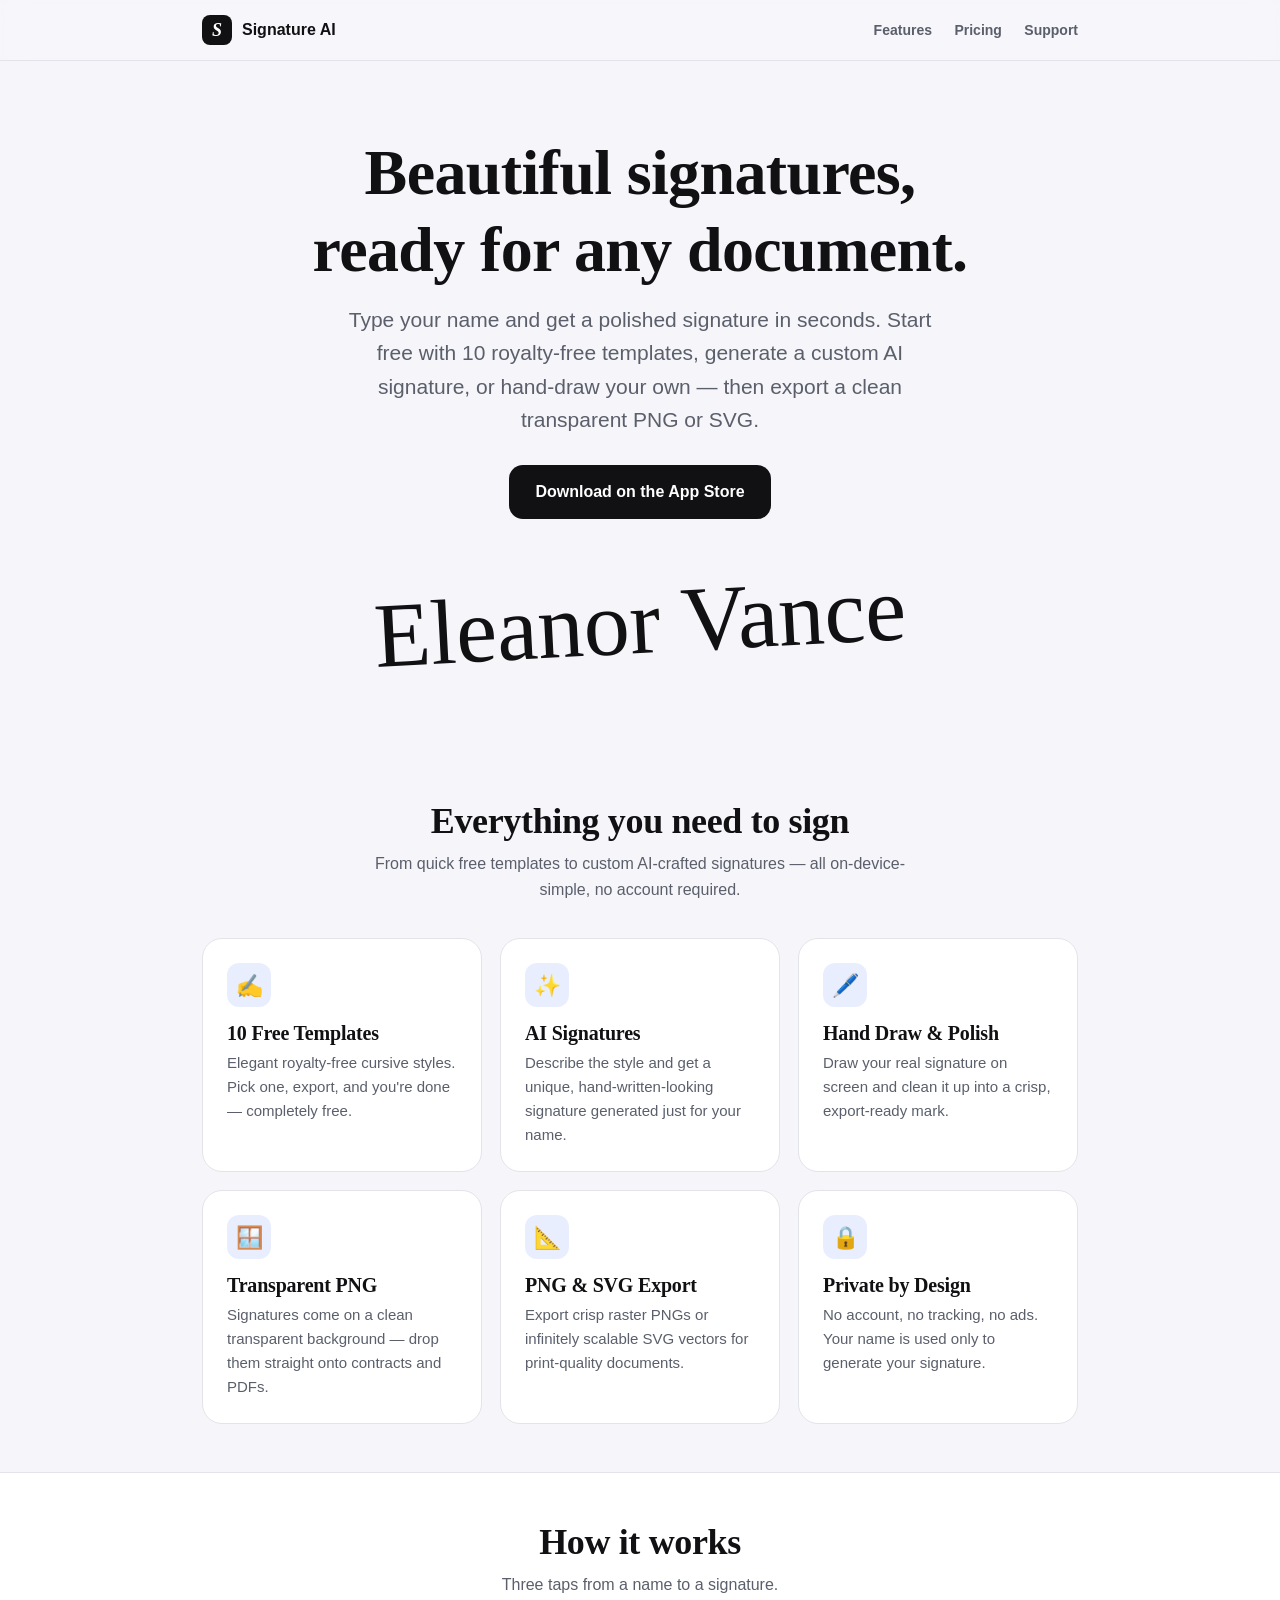
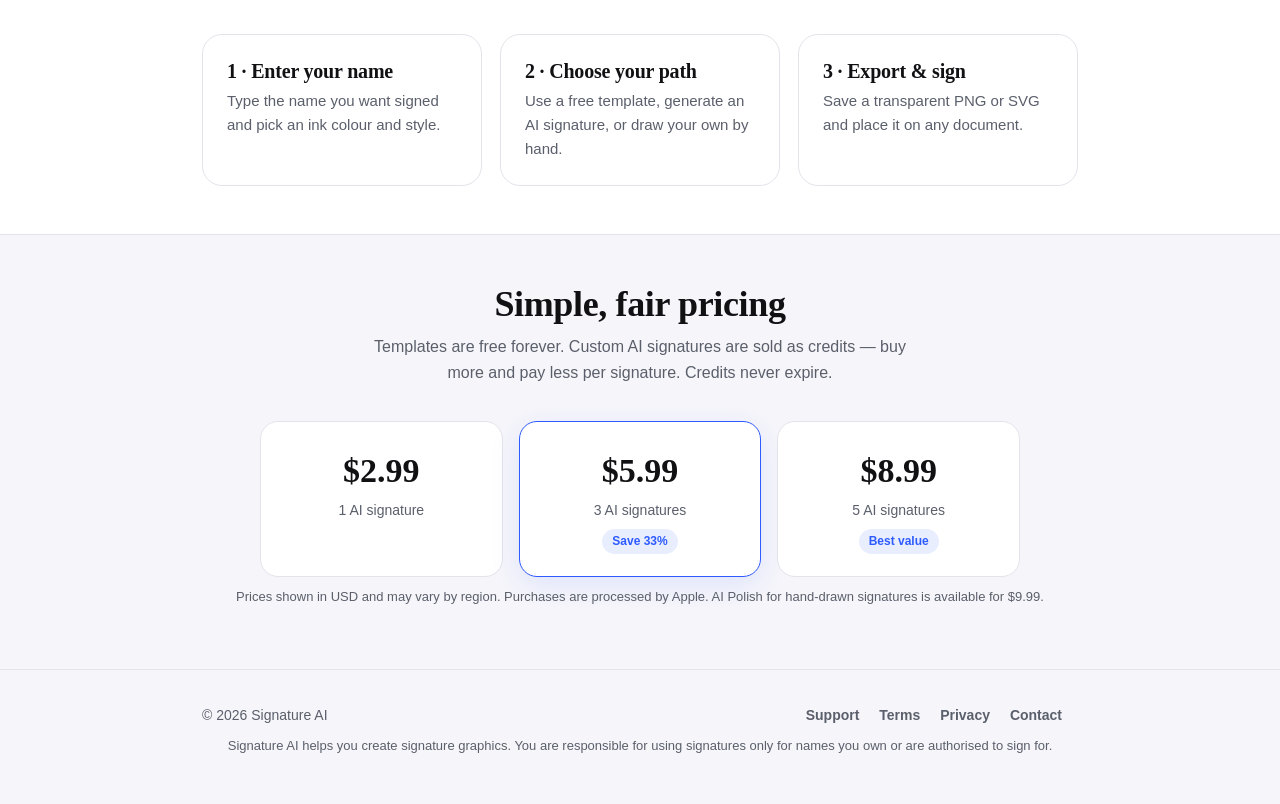
<file: index.html>
<!DOCTYPE html>
<html lang="en">
<head>
<meta charset="UTF-8">
<meta name="viewport" content="width=device-width, initial-scale=1.0">
<title>Signature AI — Beautiful signatures for your documents</title>
<meta name="description" content="Create polished, document-ready signatures in seconds. 10 free royalty-free templates, AI-generated signatures, and hand-drawing — export as transparent PNG or SVG.">
<link rel="stylesheet" href="style.css">
</head>
<body>

<nav class="nav">
  <div class="wrap">
    <a class="brand" href="index.html"><span class="mark">S</span> Signature AI</a>
    <div>
      <a class="link" href="#features">Features</a>
      <a class="link" href="#pricing">Pricing</a>
      <a class="link" href="support.html">Support</a>
    </div>
  </div>
</nav>

<header class="hero">
  <div class="wrap">
    <h1>Beautiful signatures,<br>ready for any document.</h1>
    <p>Type your name and get a polished signature in seconds. Start free with 10 royalty-free templates, generate a custom AI signature, or hand-draw your own — then export a clean transparent PNG or SVG.</p>
    <a class="cta" href="https://apps.apple.com/app/id6780077495"> Download on the App Store</a>
    <div class="sig">Eleanor Vance</div>
  </div>
</header>

<section id="features">
  <div class="wrap">
    <h2>Everything you need to sign</h2>
    <p class="sub">From quick free templates to custom AI-crafted signatures — all on-device-simple, no account required.</p>
    <div class="grid">
      <div class="card"><div class="ico">✍️</div><h3>10 Free Templates</h3><p>Elegant royalty-free cursive styles. Pick one, export, and you're done — completely free.</p></div>
      <div class="card"><div class="ico">✨</div><h3>AI Signatures</h3><p>Describe the style and get a unique, hand-written-looking signature generated just for your name.</p></div>
      <div class="card"><div class="ico">🖊️</div><h3>Hand Draw &amp; Polish</h3><p>Draw your real signature on screen and clean it up into a crisp, export-ready mark.</p></div>
      <div class="card"><div class="ico">🪟</div><h3>Transparent PNG</h3><p>Signatures come on a clean transparent background — drop them straight onto contracts and PDFs.</p></div>
      <div class="card"><div class="ico">📐</div><h3>PNG &amp; SVG Export</h3><p>Export crisp raster PNGs or infinitely scalable SVG vectors for print-quality documents.</p></div>
      <div class="card"><div class="ico">🔒</div><h3>Private by Design</h3><p>No account, no tracking, no ads. Your name is used only to generate your signature.</p></div>
    </div>
  </div>
</section>

<section style="background:var(--paper);border-top:1px solid var(--line);border-bottom:1px solid var(--line)">
  <div class="wrap">
    <h2>How it works</h2>
    <p class="sub">Three taps from a name to a signature.</p>
    <div class="grid">
      <div class="card"><h3>1 · Enter your name</h3><p>Type the name you want signed and pick an ink colour and style.</p></div>
      <div class="card"><h3>2 · Choose your path</h3><p>Use a free template, generate an AI signature, or draw your own by hand.</p></div>
      <div class="card"><h3>3 · Export &amp; sign</h3><p>Save a transparent PNG or SVG and place it on any document.</p></div>
    </div>
  </div>
</section>

<section id="pricing">
  <div class="wrap">
    <h2>Simple, fair pricing</h2>
    <p class="sub">Templates are free forever. Custom AI signatures are sold as credits — buy more and pay less per signature. Credits never expire.</p>
    <div class="prices">
      <div class="price"><div class="amt">$2.99</div><div class="per">1 AI signature</div></div>
      <div class="price best"><div class="amt">$5.99</div><div class="per">3 AI signatures</div><span class="badge">Save 33%</span></div>
      <div class="price"><div class="amt">$8.99</div><div class="per">5 AI signatures</div><span class="badge">Best value</span></div>
    </div>
    <p class="muted">Prices shown in USD and may vary by region. Purchases are processed by Apple. AI Polish for hand-drawn signatures is available for $9.99.</p>
  </div>
</section>

<footer>
  <div class="wrap">
    <div>© 2026 Signature AI</div>
    <div>
      <a href="support.html">Support</a>
      <a href="terms.html">Terms</a>
      <a href="privacy.html">Privacy</a>
      <a href="mailto:essentialdevteam@gmail.com">Contact</a>
    </div>
  </div>
  <p class="muted">Signature AI helps you create signature graphics. You are responsible for using signatures only for names you own or are authorised to sign for.</p>
</footer>

</body>
</html>
</file>
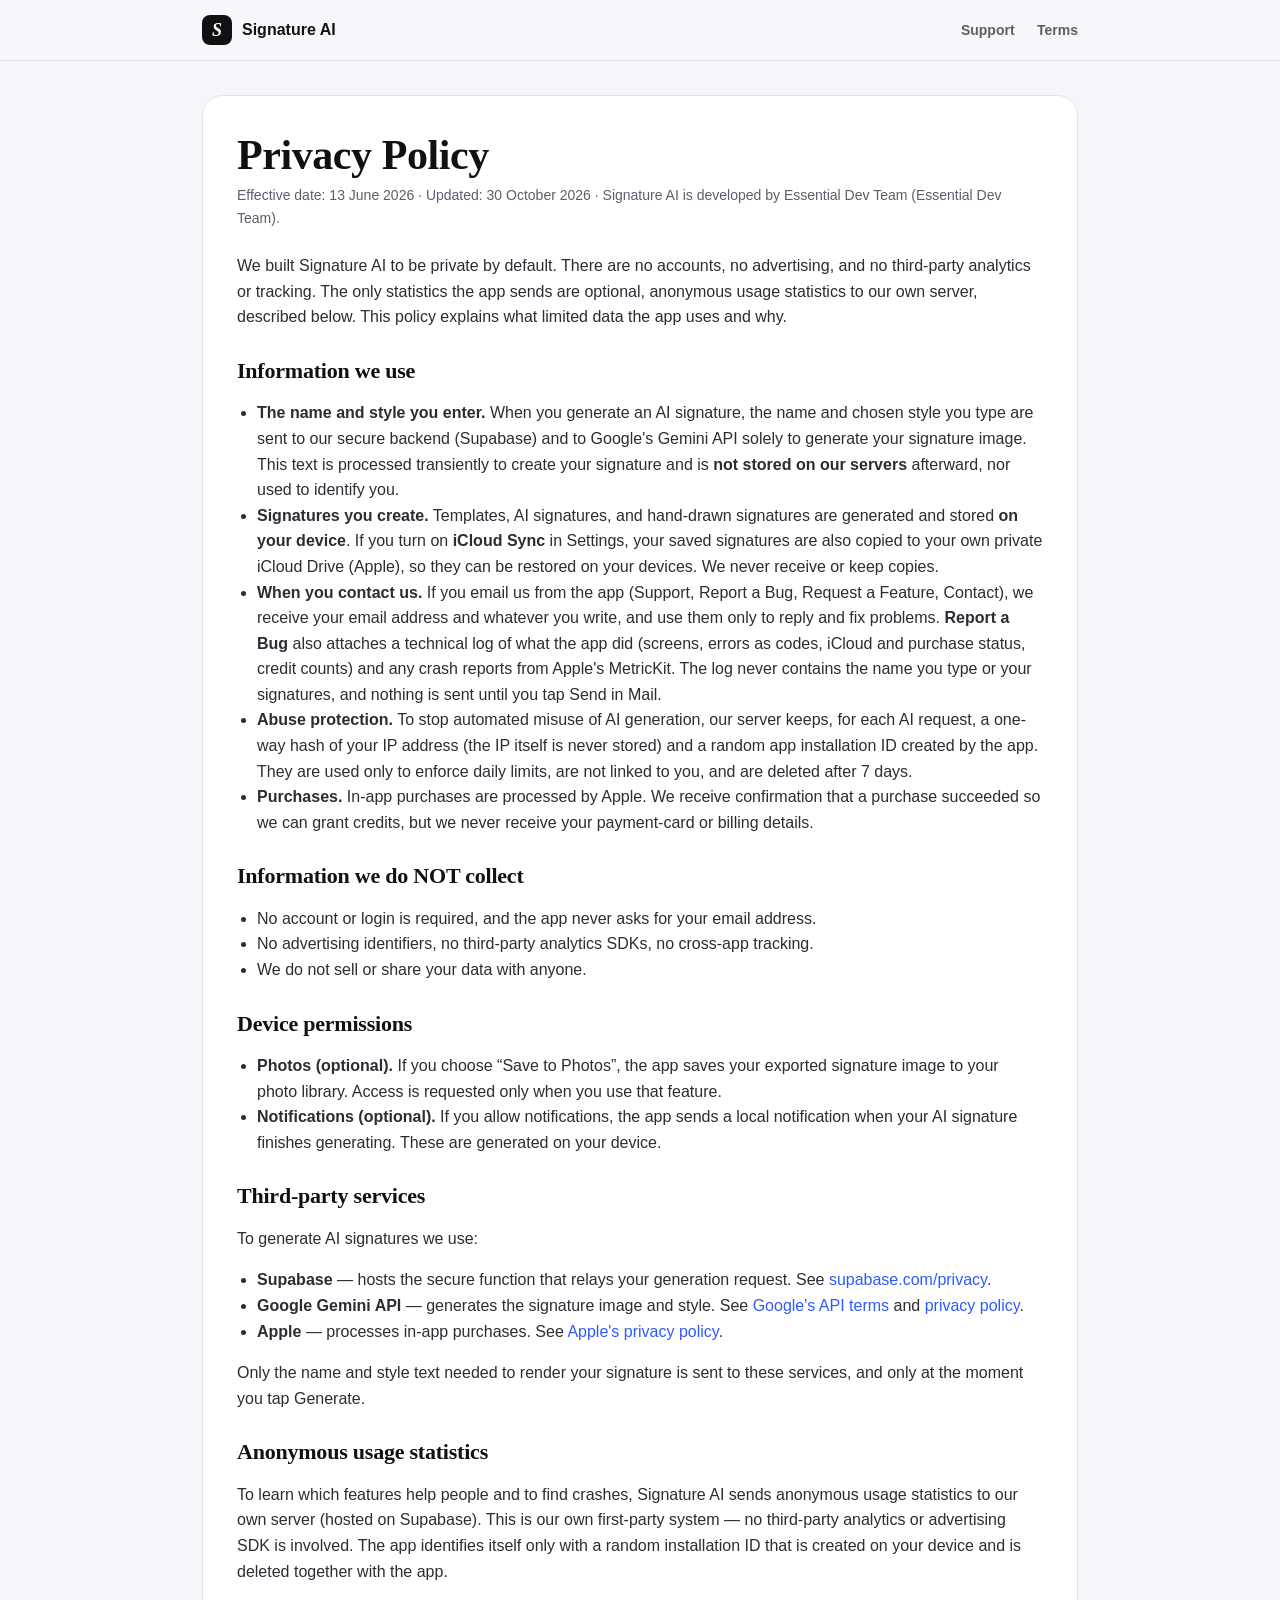
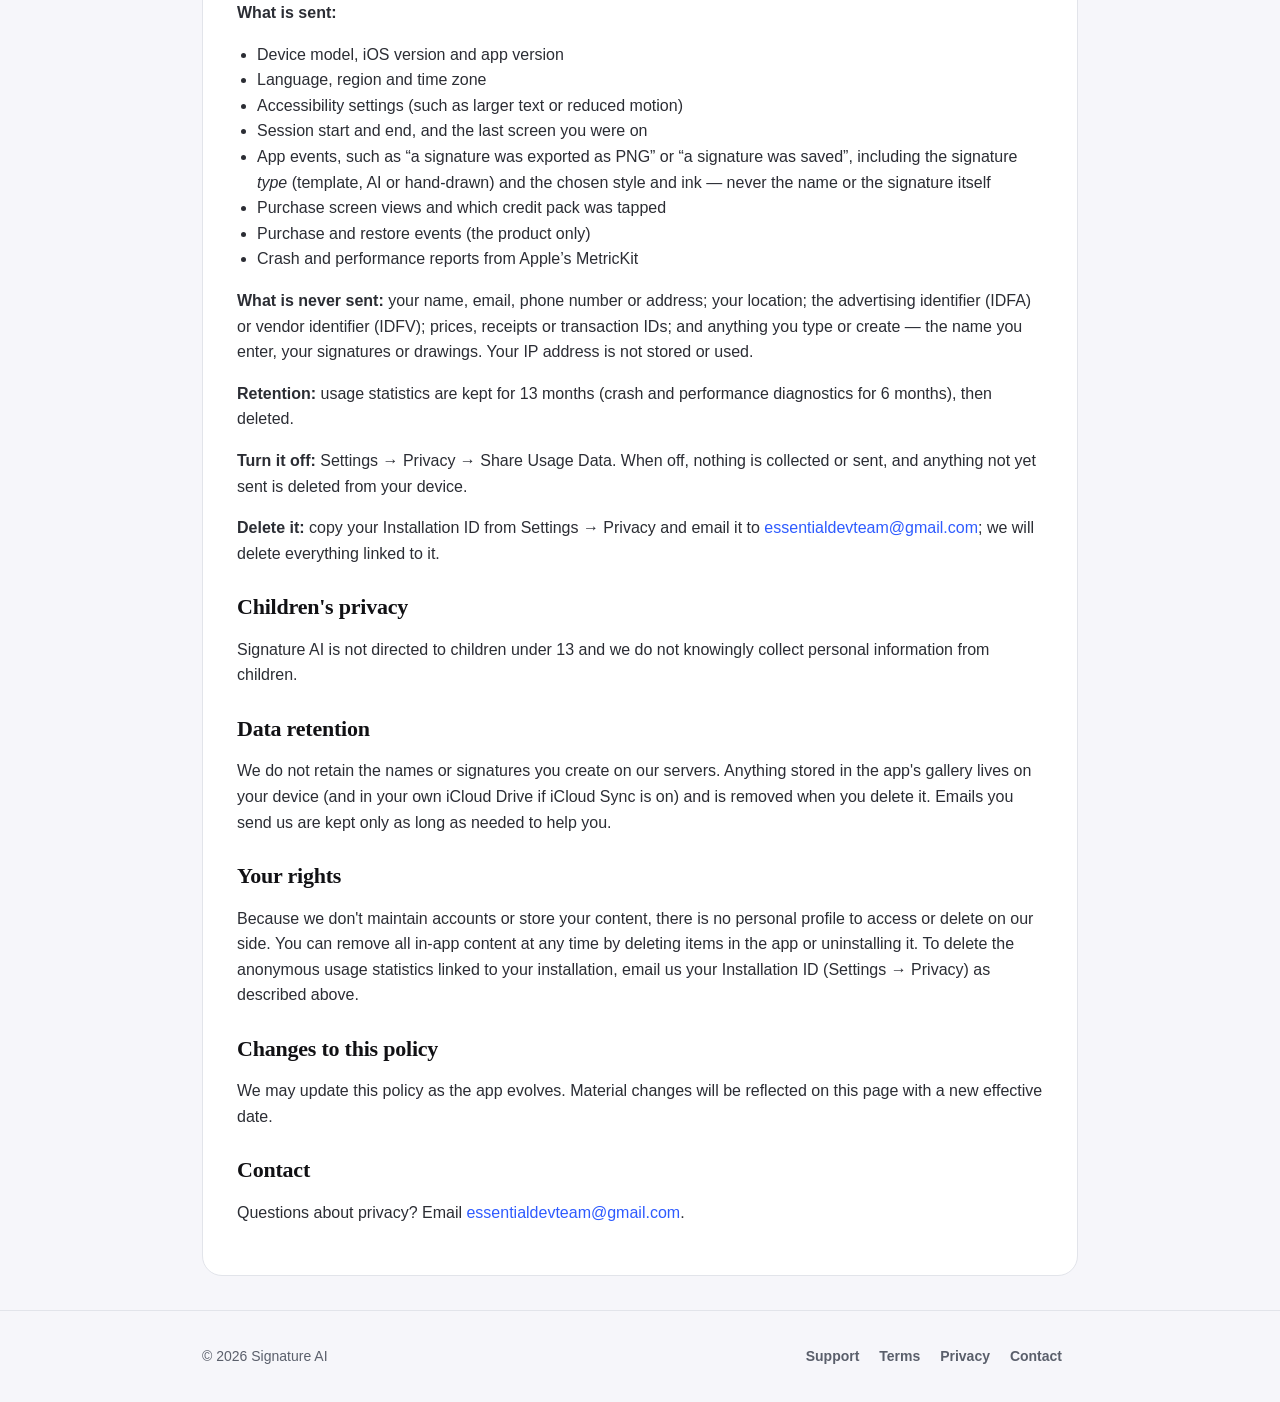
<file: privacy.html>
<!DOCTYPE html>
<html lang="en">
<head>
<meta charset="UTF-8">
<meta name="viewport" content="width=device-width, initial-scale=1.0">
<title>Privacy Policy — Signature AI</title>
<meta name="description" content="Signature AI Privacy Policy — what data we use, how, and your choices.">
<link rel="stylesheet" href="style.css">
</head>
<body>

<nav class="nav">
  <div class="wrap">
    <a class="brand" href="index.html"><span class="mark">S</span> Signature AI</a>
    <div>
      <a class="link" href="support.html">Support</a>
      <a class="link" href="terms.html">Terms</a>
    </div>
  </div>
</nav>

<main class="wrap">
  <div class="page">
    <h1>Privacy Policy</h1>
    <p class="eff">Effective date: 13 June 2026 · Updated: 30 October 2026 · Signature AI is developed by Essential Dev Team (Essential Dev Team).</p>

    <p>We built Signature AI to be private by default. There are no accounts, no advertising, and no third-party analytics or tracking. The only statistics the app sends are optional, anonymous usage statistics to our own server, described below. This policy explains what limited data the app uses and why.</p>

    <h2>Information we use</h2>
    <ul>
      <li><strong>The name and style you enter.</strong> When you generate an AI signature, the name and chosen style you type are sent to our secure backend (Supabase) and to Google's Gemini API solely to generate your signature image. This text is processed transiently to create your signature and is <strong>not stored on our servers</strong> afterward, nor used to identify you.</li>
      <li><strong>Signatures you create.</strong> Templates, AI signatures, and hand-drawn signatures are generated and stored <strong>on your device</strong>. If you turn on <strong>iCloud Sync</strong> in Settings, your saved signatures are also copied to your own private iCloud Drive (Apple), so they can be restored on your devices. We never receive or keep copies.</li>
      <li><strong>When you contact us.</strong> If you email us from the app (Support, Report a Bug, Request a Feature, Contact), we receive your email address and whatever you write, and use them only to reply and fix problems. <strong>Report a Bug</strong> also attaches a technical log of what the app did (screens, errors as codes, iCloud and purchase status, credit counts) and any crash reports from Apple's MetricKit. The log never contains the name you type or your signatures, and nothing is sent until you tap Send in Mail.</li>
      <li><strong>Abuse protection.</strong> To stop automated misuse of AI generation, our server keeps, for each AI request, a one-way hash of your IP address (the IP itself is never stored) and a random app installation ID created by the app. They are used only to enforce daily limits, are not linked to you, and are deleted after 7 days.</li>
      <li><strong>Purchases.</strong> In-app purchases are processed by Apple. We receive confirmation that a purchase succeeded so we can grant credits, but we never receive your payment-card or billing details.</li>
    </ul>

    <h2>Information we do NOT collect</h2>
    <ul>
      <li>No account or login is required, and the app never asks for your email address.</li>
      <li>No advertising identifiers, no third-party analytics SDKs, no cross-app tracking.</li>
      <li>We do not sell or share your data with anyone.</li>
    </ul>

    <h2>Device permissions</h2>
    <ul>
      <li><strong>Photos (optional).</strong> If you choose “Save to Photos”, the app saves your exported signature image to your photo library. Access is requested only when you use that feature.</li>
      <li><strong>Notifications (optional).</strong> If you allow notifications, the app sends a local notification when your AI signature finishes generating. These are generated on your device.</li>
    </ul>

    <h2>Third-party services</h2>
    <p>To generate AI signatures we use:</p>
    <ul>
      <li><strong>Supabase</strong> — hosts the secure function that relays your generation request. See <a href="https://supabase.com/privacy">supabase.com/privacy</a>.</li>
      <li><strong>Google Gemini API</strong> — generates the signature image and style. See <a href="https://ai.google.dev/gemini-api/terms">Google's API terms</a> and <a href="https://policies.google.com/privacy">privacy policy</a>.</li>
      <li><strong>Apple</strong> — processes in-app purchases. See <a href="https://www.apple.com/legal/privacy/">Apple's privacy policy</a>.</li>
    </ul>
    <p>Only the name and style text needed to render your signature is sent to these services, and only at the moment you tap Generate.</p>

    <h2>Anonymous usage statistics</h2>
    <p>To learn which features help people and to find crashes, Signature AI sends anonymous usage statistics to our own server (hosted on Supabase). This is our own first-party system — no third-party analytics or advertising SDK is involved. The app identifies itself only with a random installation ID that is created on your device and is deleted together with the app.</p>
    <p><strong>What is sent:</strong></p>
    <ul>
      <li>Device model, iOS version and app version</li>
      <li>Language, region and time zone</li>
      <li>Accessibility settings (such as larger text or reduced motion)</li>
      <li>Session start and end, and the last screen you were on</li>
      <li>App events, such as “a signature was exported as PNG” or “a signature was saved”, including the signature <em>type</em> (template, AI or hand-drawn) and the chosen style and ink — never the name or the signature itself</li>
      <li>Purchase screen views and which credit pack was tapped</li>
      <li>Purchase and restore events (the product only)</li>
      <li>Crash and performance reports from Apple’s MetricKit</li>
    </ul>
    <p><strong>What is never sent:</strong> your name, email, phone number or address; your location; the advertising identifier (IDFA) or vendor identifier (IDFV); prices, receipts or transaction IDs; and anything you type or create — the name you enter, your signatures or drawings. Your IP address is not stored or used.</p>
    <p><strong>Retention:</strong> usage statistics are kept for 13 months (crash and performance diagnostics for 6 months), then deleted.</p>
    <p><strong>Turn it off:</strong> Settings → Privacy → Share Usage Data. When off, nothing is collected or sent, and anything not yet sent is deleted from your device.</p>
    <p><strong>Delete it:</strong> copy your Installation ID from Settings → Privacy and email it to <a href="mailto:essentialdevteam@gmail.com">essentialdevteam@gmail.com</a>; we will delete everything linked to it.</p>

    <h2>Children's privacy</h2>
    <p>Signature AI is not directed to children under 13 and we do not knowingly collect personal information from children.</p>

    <h2>Data retention</h2>
    <p>We do not retain the names or signatures you create on our servers. Anything stored in the app's gallery lives on your device (and in your own iCloud Drive if iCloud Sync is on) and is removed when you delete it. Emails you send us are kept only as long as needed to help you.</p>

    <h2>Your rights</h2>
    <p>Because we don't maintain accounts or store your content, there is no personal profile to access or delete on our side. You can remove all in-app content at any time by deleting items in the app or uninstalling it. To delete the anonymous usage statistics linked to your installation, email us your Installation ID (Settings → Privacy) as described above.</p>

    <h2>Changes to this policy</h2>
    <p>We may update this policy as the app evolves. Material changes will be reflected on this page with a new effective date.</p>

    <h2>Contact</h2>
    <p>Questions about privacy? Email <a href="mailto:essentialdevteam@gmail.com">essentialdevteam@gmail.com</a>.</p>
  </div>
</main>

<footer>
  <div class="wrap">
    <div>© 2026 Signature AI</div>
    <div>
      <a href="support.html">Support</a>
      <a href="terms.html">Terms</a>
      <a href="privacy.html">Privacy</a>
      <a href="mailto:essentialdevteam@gmail.com">Contact</a>
    </div>
  </div>
</footer>

</body>
</html>
</file>
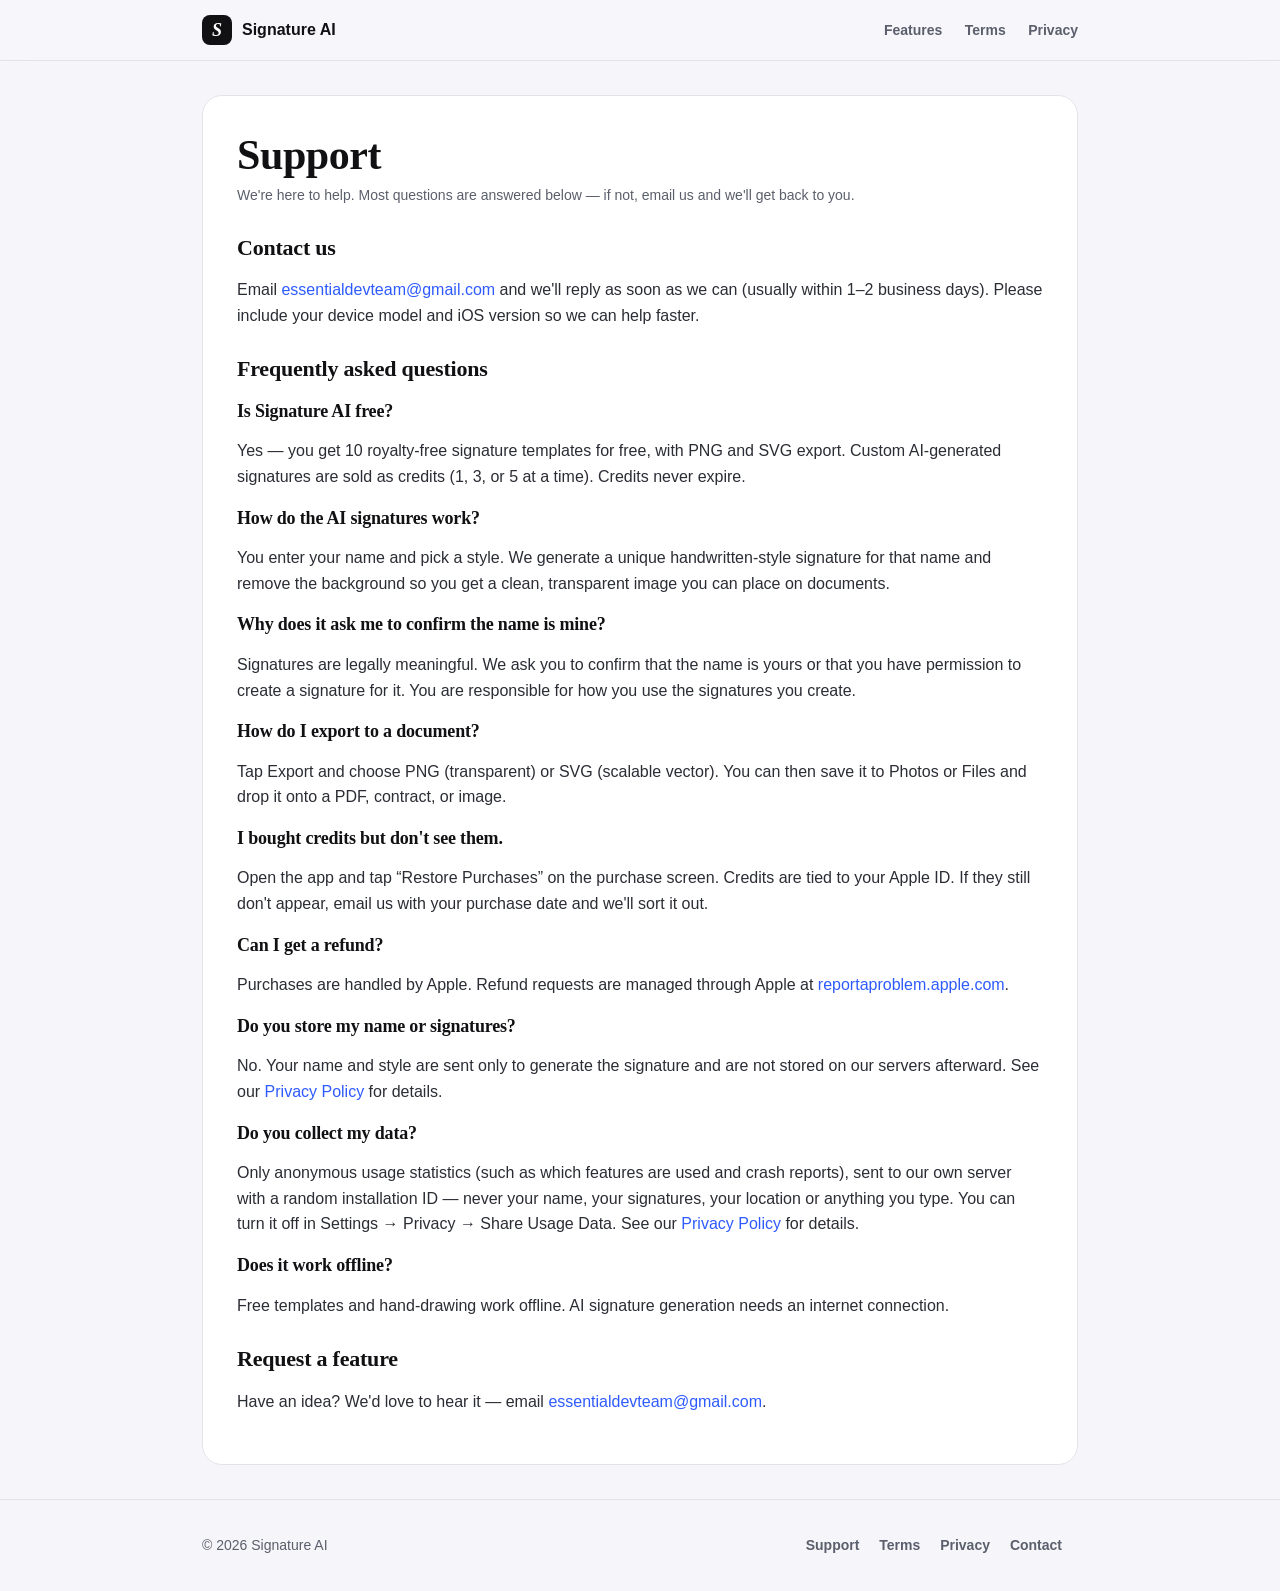
<file: support.html>
<!DOCTYPE html>
<html lang="en">
<head>
<meta charset="UTF-8">
<meta name="viewport" content="width=device-width, initial-scale=1.0">
<title>Support — Signature AI</title>
<meta name="description" content="Get help with Signature AI: FAQs, troubleshooting, and how to contact support.">
<link rel="stylesheet" href="style.css">
</head>
<body>

<nav class="nav">
  <div class="wrap">
    <a class="brand" href="index.html"><span class="mark">S</span> Signature AI</a>
    <div>
      <a class="link" href="index.html#features">Features</a>
      <a class="link" href="terms.html">Terms</a>
      <a class="link" href="privacy.html">Privacy</a>
    </div>
  </div>
</nav>

<main class="wrap">
  <div class="page">
    <h1>Support</h1>
    <p class="eff">We're here to help. Most questions are answered below — if not, email us and we'll get back to you.</p>

    <h2>Contact us</h2>
    <p>Email <a href="mailto:essentialdevteam@gmail.com">essentialdevteam@gmail.com</a> and we'll reply as soon as we can (usually within 1–2 business days). Please include your device model and iOS version so we can help faster.</p>

    <div class="faq">
      <h2>Frequently asked questions</h2>

      <h3>Is Signature AI free?</h3>
      <p>Yes — you get 10 royalty-free signature templates for free, with PNG and SVG export. Custom AI-generated signatures are sold as credits (1, 3, or 5 at a time). Credits never expire.</p>

      <h3>How do the AI signatures work?</h3>
      <p>You enter your name and pick a style. We generate a unique handwritten-style signature for that name and remove the background so you get a clean, transparent image you can place on documents.</p>

      <h3>Why does it ask me to confirm the name is mine?</h3>
      <p>Signatures are legally meaningful. We ask you to confirm that the name is yours or that you have permission to create a signature for it. You are responsible for how you use the signatures you create.</p>

      <h3>How do I export to a document?</h3>
      <p>Tap Export and choose PNG (transparent) or SVG (scalable vector). You can then save it to Photos or Files and drop it onto a PDF, contract, or image.</p>

      <h3>I bought credits but don't see them.</h3>
      <p>Open the app and tap “Restore Purchases” on the purchase screen. Credits are tied to your Apple ID. If they still don't appear, email us with your purchase date and we'll sort it out.</p>

      <h3>Can I get a refund?</h3>
      <p>Purchases are handled by Apple. Refund requests are managed through Apple at <a href="https://reportaproblem.apple.com">reportaproblem.apple.com</a>.</p>

      <h3>Do you store my name or signatures?</h3>
      <p>No. Your name and style are sent only to generate the signature and are not stored on our servers afterward. See our <a href="privacy.html">Privacy Policy</a> for details.</p>

      <h3>Do you collect my data?</h3>
      <p>Only anonymous usage statistics (such as which features are used and crash reports), sent to our own server with a random installation ID — never your name, your signatures, your location or anything you type. You can turn it off in Settings → Privacy → Share Usage Data. See our <a href="privacy.html">Privacy Policy</a> for details.</p>

      <h3>Does it work offline?</h3>
      <p>Free templates and hand-drawing work offline. AI signature generation needs an internet connection.</p>
    </div>

    <h2>Request a feature</h2>
    <p>Have an idea? We'd love to hear it — email <a href="mailto:essentialdevteam@gmail.com?subject=Signature%20AI%20Feature%20Request">essentialdevteam@gmail.com</a>.</p>
  </div>
</main>

<footer>
  <div class="wrap">
    <div>© 2026 Signature AI</div>
    <div>
      <a href="support.html">Support</a>
      <a href="terms.html">Terms</a>
      <a href="privacy.html">Privacy</a>
      <a href="mailto:essentialdevteam@gmail.com">Contact</a>
    </div>
  </div>
</footer>

</body>
</html>
</file>
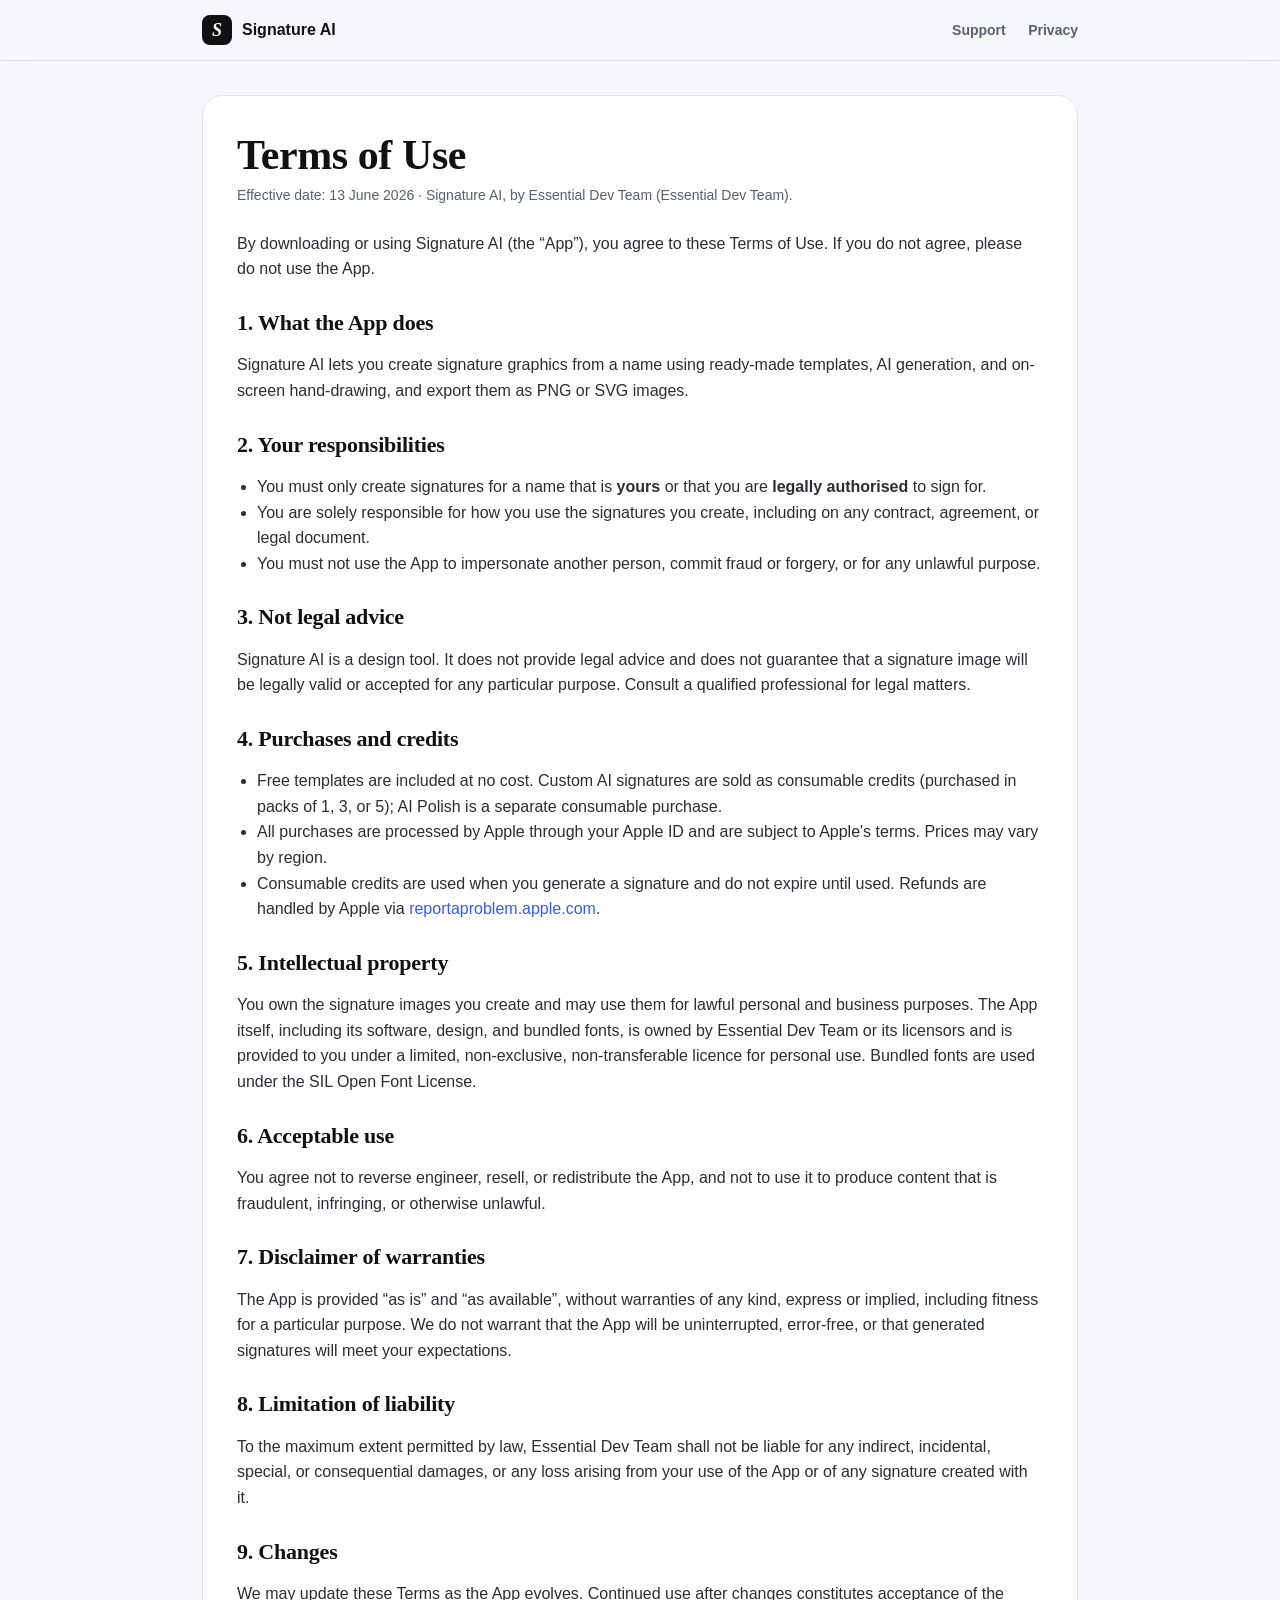
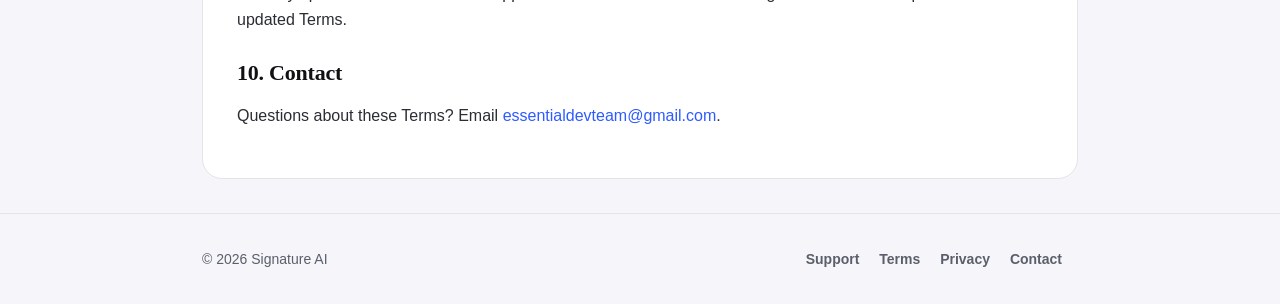
<file: terms.html>
<!DOCTYPE html>
<html lang="en">
<head>
<meta charset="UTF-8">
<meta name="viewport" content="width=device-width, initial-scale=1.0">
<title>Terms of Use — Signature AI</title>
<meta name="description" content="Terms of Use for Signature AI.">
<link rel="stylesheet" href="style.css">
</head>
<body>

<nav class="nav">
  <div class="wrap">
    <a class="brand" href="index.html"><span class="mark">S</span> Signature AI</a>
    <div>
      <a class="link" href="support.html">Support</a>
      <a class="link" href="privacy.html">Privacy</a>
    </div>
  </div>
</nav>

<main class="wrap">
  <div class="page">
    <h1>Terms of Use</h1>
    <p class="eff">Effective date: 13 June 2026 · Signature AI, by Essential Dev Team (Essential Dev Team).</p>

    <p>By downloading or using Signature AI (the “App”), you agree to these Terms of Use. If you do not agree, please do not use the App.</p>

    <h2>1. What the App does</h2>
    <p>Signature AI lets you create signature graphics from a name using ready-made templates, AI generation, and on-screen hand-drawing, and export them as PNG or SVG images.</p>

    <h2>2. Your responsibilities</h2>
    <ul>
      <li>You must only create signatures for a name that is <strong>yours</strong> or that you are <strong>legally authorised</strong> to sign for.</li>
      <li>You are solely responsible for how you use the signatures you create, including on any contract, agreement, or legal document.</li>
      <li>You must not use the App to impersonate another person, commit fraud or forgery, or for any unlawful purpose.</li>
    </ul>

    <h2>3. Not legal advice</h2>
    <p>Signature AI is a design tool. It does not provide legal advice and does not guarantee that a signature image will be legally valid or accepted for any particular purpose. Consult a qualified professional for legal matters.</p>

    <h2>4. Purchases and credits</h2>
    <ul>
      <li>Free templates are included at no cost. Custom AI signatures are sold as consumable credits (purchased in packs of 1, 3, or 5); AI Polish is a separate consumable purchase.</li>
      <li>All purchases are processed by Apple through your Apple ID and are subject to Apple's terms. Prices may vary by region.</li>
      <li>Consumable credits are used when you generate a signature and do not expire until used. Refunds are handled by Apple via <a href="https://reportaproblem.apple.com">reportaproblem.apple.com</a>.</li>
    </ul>

    <h2>5. Intellectual property</h2>
    <p>You own the signature images you create and may use them for lawful personal and business purposes. The App itself, including its software, design, and bundled fonts, is owned by Essential Dev Team or its licensors and is provided to you under a limited, non-exclusive, non-transferable licence for personal use. Bundled fonts are used under the SIL Open Font License.</p>

    <h2>6. Acceptable use</h2>
    <p>You agree not to reverse engineer, resell, or redistribute the App, and not to use it to produce content that is fraudulent, infringing, or otherwise unlawful.</p>

    <h2>7. Disclaimer of warranties</h2>
    <p>The App is provided “as is” and “as available”, without warranties of any kind, express or implied, including fitness for a particular purpose. We do not warrant that the App will be uninterrupted, error-free, or that generated signatures will meet your expectations.</p>

    <h2>8. Limitation of liability</h2>
    <p>To the maximum extent permitted by law, Essential Dev Team shall not be liable for any indirect, incidental, special, or consequential damages, or any loss arising from your use of the App or of any signature created with it.</p>

    <h2>9. Changes</h2>
    <p>We may update these Terms as the App evolves. Continued use after changes constitutes acceptance of the updated Terms.</p>

    <h2>10. Contact</h2>
    <p>Questions about these Terms? Email <a href="mailto:essentialdevteam@gmail.com">essentialdevteam@gmail.com</a>.</p>
  </div>
</main>

<footer>
  <div class="wrap">
    <div>© 2026 Signature AI</div>
    <div>
      <a href="support.html">Support</a>
      <a href="terms.html">Terms</a>
      <a href="privacy.html">Privacy</a>
      <a href="mailto:essentialdevteam@gmail.com">Contact</a>
    </div>
  </div>
</footer>

</body>
</html>
</file>
<file: style.css>
:root{
  --ink:#111114; --blue:#2E5BFF; --graphite:#5A5F6B;
  --vellum:#F6F6FA; --line:#E2E4EA; --paper:#fff;
  --maxw:920px;
}
*{box-sizing:border-box}
html{scroll-behavior:smooth}
body{
  margin:0; color:var(--ink); background:var(--vellum);
  font-family:-apple-system,BlinkMacSystemFont,"Segoe UI",Roboto,Helvetica,Arial,sans-serif;
  line-height:1.6; -webkit-font-smoothing:antialiased;
}
h1,h2,h3{font-family:"New York","Times New Roman",Georgia,serif; line-height:1.2; letter-spacing:-.01em}
a{color:var(--blue); text-decoration:none}
a:hover{text-decoration:underline}
.wrap{max-width:var(--maxw); margin:0 auto; padding:0 22px}

/* nav */
.nav{position:sticky; top:0; z-index:10; background:rgba(246,246,250,.82); backdrop-filter:saturate(180%) blur(14px); border-bottom:1px solid var(--line)}
.nav .wrap{display:flex; align-items:center; justify-content:space-between; height:60px}
.brand{display:flex; align-items:center; gap:10px; font-weight:700; color:var(--ink)}
.brand:hover{text-decoration:none}
.brand .mark{width:30px;height:30px;border-radius:8px;background:var(--ink);display:grid;place-items:center;color:#fff;font-family:"New York",Georgia,serif;font-style:italic;font-size:18px}
.nav a.link{color:var(--graphite); font-size:14px; font-weight:600; margin-left:18px}
.nav a.link:hover{color:var(--ink)}

/* hero */
.hero{padding:74px 0 56px; text-align:center}
.hero h1{font-size:clamp(38px,7vw,64px); margin:0 0 14px}
.hero p{font-size:clamp(17px,2.4vw,21px); color:var(--graphite); max-width:620px; margin:0 auto 28px}
.cta{display:inline-flex; align-items:center; gap:10px; background:var(--ink); color:#fff; padding:14px 26px; border-radius:14px; font-weight:600}
.cta:hover{text-decoration:none; opacity:.92}
.sig{font-family:"Snell Roundhand","Apple Chancery","Brush Script MT",cursive; font-size:clamp(46px,10vw,92px); color:var(--ink); margin:30px 0 0; transform:rotate(-3deg)}

/* sections */
section{padding:48px 0}
section h2{font-size:clamp(26px,4vw,36px); margin:0 0 8px; text-align:center}
.sub{color:var(--graphite); text-align:center; max-width:560px; margin:0 auto 36px}
.grid{display:grid; grid-template-columns:repeat(auto-fit,minmax(240px,1fr)); gap:18px}
.card{background:var(--paper); border:1px solid var(--line); border-radius:20px; padding:24px}
.card h3{font-size:20px; margin:0 0 6px}
.card p{color:var(--graphite); margin:0; font-size:15px}
.ico{width:44px;height:44px;border-radius:12px;background:rgba(46,91,255,.10);display:grid;place-items:center;font-size:22px;margin-bottom:14px}

/* pricing */
.prices{display:grid; grid-template-columns:repeat(auto-fit,minmax(180px,1fr)); gap:16px; max-width:760px; margin:0 auto}
.price{background:var(--paper); border:1px solid var(--line); border-radius:18px; padding:22px; text-align:center}
.price.best{border-color:var(--blue); box-shadow:0 8px 30px rgba(46,91,255,.12)}
.price .amt{font-family:"New York",Georgia,serif; font-size:34px; font-weight:700}
.price .per{color:var(--graphite); font-size:14px}
.badge{display:inline-block; font-size:12px; font-weight:700; color:var(--blue); background:rgba(46,91,255,.10); padding:3px 10px; border-radius:999px; margin-top:8px}

/* content pages */
.page{background:var(--paper); border:1px solid var(--line); border-radius:20px; padding:34px; margin:34px 0}
.page h1{font-size:clamp(30px,5vw,42px); margin:0 0 4px}
.page .eff{color:var(--graphite); font-size:14px; margin:0 0 24px}
.page h2{font-size:22px; text-align:left; margin:28px 0 8px}
.page p,.page li{color:#2b2d34}
.page ul{padding-left:20px}
.faq{margin:18px 0}
.faq h3{font-size:18px; margin:18px 0 4px}

/* footer */
footer{border-top:1px solid var(--line); padding:34px 0; color:var(--graphite); font-size:14px}
footer .wrap{display:flex; flex-wrap:wrap; gap:14px; justify-content:space-between; align-items:center}
footer a{color:var(--graphite); margin-right:16px; font-weight:600}
footer a:hover{color:var(--ink)}
.muted{color:var(--graphite); font-size:13px; text-align:center; margin-top:10px}

/* Large displays: the shell was pinned at 920px, which on a 2560px monitor
   reads as a narrow column adrift in empty space. Widen the shell and lift the
   base body size so type, spacing and cards grow together — widening alone
   just stretches the gaps. The legal/content pages keep their own measure so
   line length stays readable however wide the window gets. */
@media (min-width:1500px){
  :root{ --maxw:1280px }
  body{ font-size:17px }
  .hero{ padding:104px 0 76px }
  .hero p{ max-width:720px }
  .sub{ max-width:640px }
  .prices{ max-width:920px }
  .page{ max-width:76ch; margin-left:auto; margin-right:auto; padding:44px }
}
@media (min-width:2000px){
  :root{ --maxw:1500px }
  body{ font-size:18px }
  .hero p{ max-width:780px }
  .sub{ max-width:680px }
  .prices{ max-width:1040px }
}
</file>
